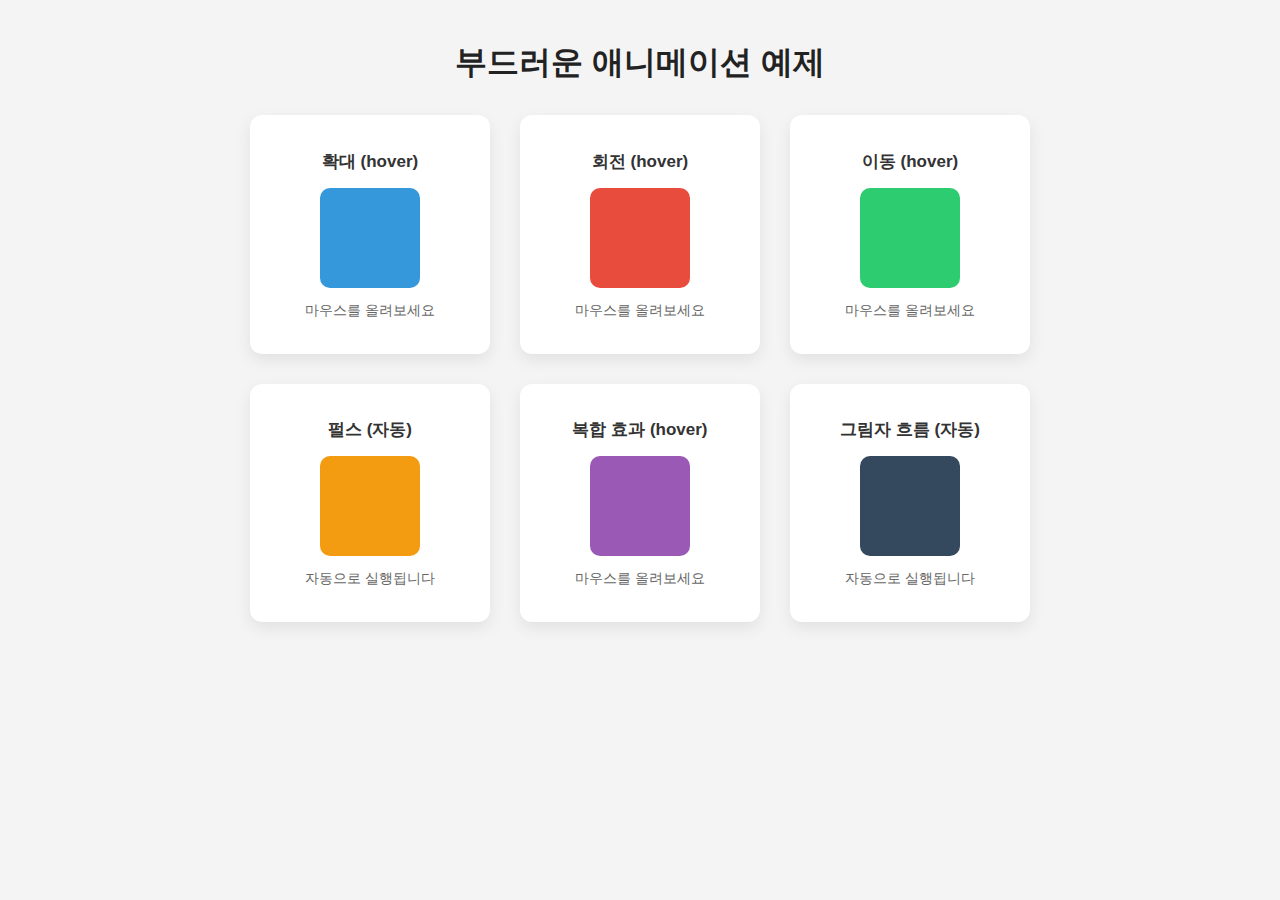
<file: index.html>
<!DOCTYPE html>
<html lang="ko">
<head>
  <meta charset="UTF-8" />
  <meta name="viewport" content="width=device-width, initial-scale=1.0" />
  <title>부드러운 애니메이션 예제</title>
  <style>
body {
    margin: 0;
    padding: 20px;
    background-color: #f4f4f4;
    font-family: 'Segoe UI', sans-serif;
    display: flex;
    flex-direction: column;
    align-items: center;
  }
  
  h1 {
    color: #222;
    margin-bottom: 30px;
  }
  
  .container {
    display: flex;
    flex-wrap: wrap;
    justify-content: center;
    gap: 30px;
    max-width: 1000px;
  }
  
  .example {
    background: #fff;
    border-radius: 12px;
    padding: 20px;
    width: 200px;
    text-align: center;
    box-shadow: 0 6px 16px rgba(0, 0, 0, 0.08);
    transition: box-shadow 0.3s ease;
  }
  
  .example:hover {
    box-shadow: 0 8px 20px rgba(0, 0, 0, 0.15);
  }
  
  h2 {
    font-size: 17px;
    color: #333;
    margin-bottom: 15px;
  }
  
  p {
    font-size: 14px;
    color: #666;
  }
  
  .box {
    width: 100px;
    height: 100px;
    margin: 0 auto 10px;
    border-radius: 10px;
    transition: all 0.4s ease;
  }
  
  /* 각 애니메이션 종류 */
  
  .scale {
    background-color: #3498db;
  }
  .scale:hover {
    transform: scale(1.2);
  }
  
  .rotate {
    background-color: #e74c3c;
  }
  .rotate:hover {
    transform: rotate(45deg);
  }
  
  .move {
    background-color: #2ecc71;
  }
  .move:hover {
    transform: translateY(-20px);
  }
  
  .pulse {
    background-color: #f39c12;
    animation: pulseAnim 2s infinite;
  }
  
  @keyframes pulseAnim {
    0% { transform: scale(1); }
    50% { transform: scale(1.1); }
    100% { transform: scale(1); }
  }
  
  .complex-hover {
    background-color: #9b59b6;
  }
  .complex-hover:hover {
    transform: rotate(45deg) scale(1.2);
    background-color: #8e44ad;
    border-radius: 50%;
  }
  
  .shadow-loop {
    background-color: #34495e;
    animation: shadowFlow 3s infinite alternate;
  }
  
  @keyframes shadowFlow {
    0% {
      transform: translateX(-10px);
      box-shadow: 0 0 10px rgba(0, 0, 0, 0.3);
      background-color: #34495e;
    }
    50% {
      transform: translateX(0px) scale(1.1);
      box-shadow: 0 0 20px rgba(52, 152, 219, 0.6);
      background-color: #3498db;
    }
    100% {
      transform: translateX(10px);
      box-shadow: 0 0 10px rgba(231, 76, 60, 0.6);
      background-color: #e74c3c;
    }
  }
  
</style>
</head>
<body>
  <h1>부드러운 애니메이션 예제</h1>
  <div class="container">
    <div class="example">
      <h2>확대 (hover)</h2>
      <div class="box scale"></div>
      <p>마우스를 올려보세요</p>
    </div>
    <div class="example">
      <h2>회전 (hover)</h2>
      <div class="box rotate"></div>
      <p>마우스를 올려보세요</p>
    </div>
    <div class="example">
      <h2>이동 (hover)</h2>
      <div class="box move"></div>
      <p>마우스를 올려보세요</p>
    </div>
    <div class="example">
      <h2>펄스 (자동)</h2>
      <div class="box pulse"></div>
      <p>자동으로 실행됩니다</p>
    </div>
    <div class="example">
      <h2>복합 효과 (hover)</h2>
      <div class="box complex-hover"></div>
      <p>마우스를 올려보세요</p>
    </div>
    <div class="example">
      <h2>그림자 흐름 (자동)</h2>
      <div class="box shadow-loop"></div>
      <p>자동으로 실행됩니다</p>
    </div>
  </div>
</body>
</html>
</file>
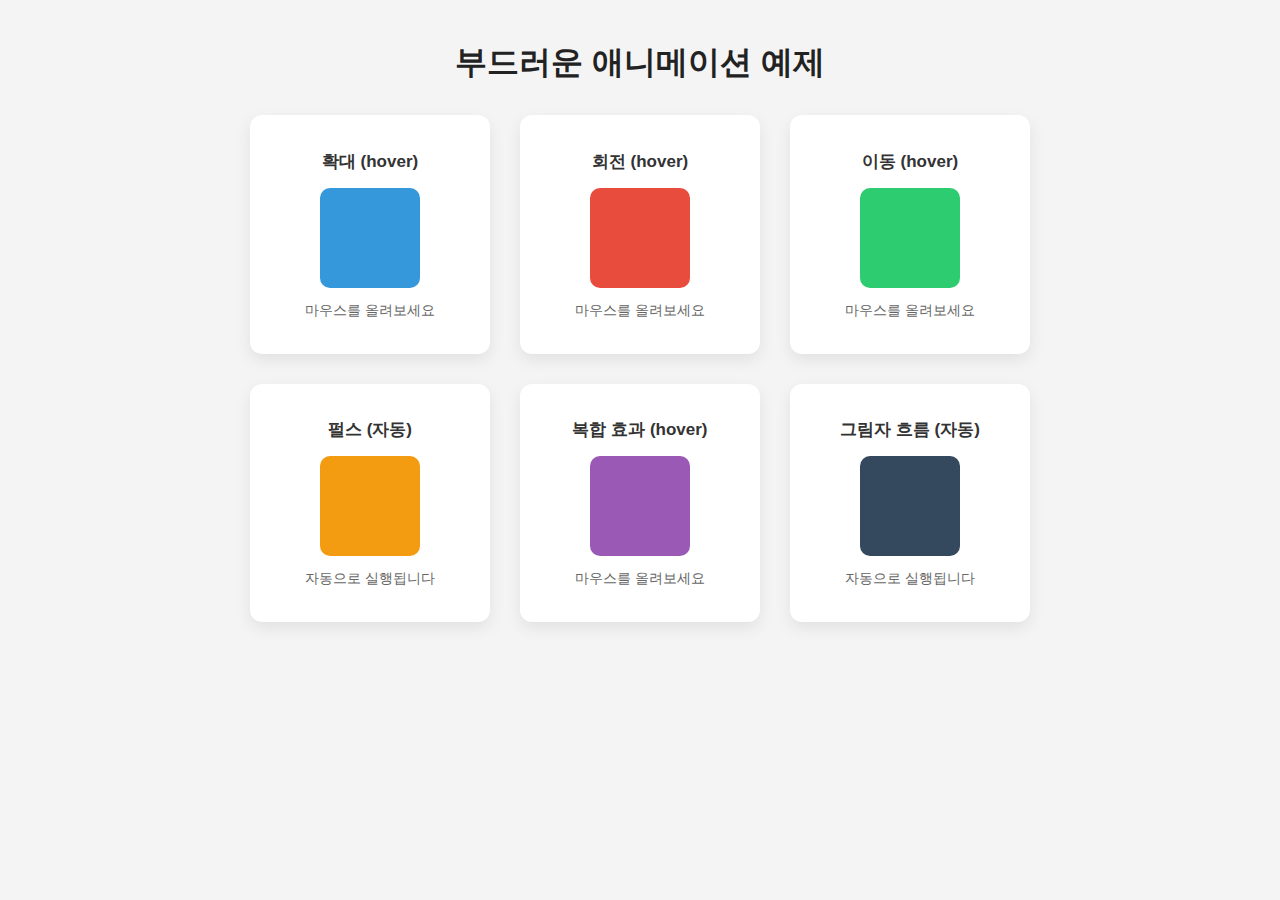
<file: 1.html>
<!DOCTYPE html>
<html lang="ko">
<head>
  <meta charset="UTF-8" />
  <meta name="viewport" content="width=device-width, initial-scale=1.0" />
  <title>부드러운 애니메이션 예제</title>
  <link rel="stylesheet" href="style.css" />
</head>
<body>
  <h1>부드러운 애니메이션 예제</h1>
  <div class="container">
    <div class="example">
      <h2>확대 (hover)</h2>
      <div class="box scale"></div>
      <p>마우스를 올려보세요</p>
    </div>
    <div class="example">
      <h2>회전 (hover)</h2>
      <div class="box rotate"></div>
      <p>마우스를 올려보세요</p>
    </div>
    <div class="example">
      <h2>이동 (hover)</h2>
      <div class="box move"></div>
      <p>마우스를 올려보세요</p>
    </div>
    <div class="example">
      <h2>펄스 (자동)</h2>
      <div class="box pulse"></div>
      <p>자동으로 실행됩니다</p>
    </div>
    <div class="example">
      <h2>복합 효과 (hover)</h2>
      <div class="box complex-hover"></div>
      <p>마우스를 올려보세요</p>
    </div>
    <div class="example">
      <h2>그림자 흐름 (자동)</h2>
      <div class="box shadow-loop"></div>
      <p>자동으로 실행됩니다</p>
    </div>
  </div>
</body>
</html>
</file>
<file: style.css>
body {
    margin: 0;
    padding: 20px;
    background-color: #f4f4f4;
    font-family: 'Segoe UI', sans-serif;
    display: flex;
    flex-direction: column;
    align-items: center;
  }
  
  h1 {
    color: #222;
    margin-bottom: 30px;
  }
  
  .container {
    display: flex;
    flex-wrap: wrap;
    justify-content: center;
    gap: 30px;
    max-width: 1000px;
  }
  
  .example {
    background: #fff;
    border-radius: 12px;
    padding: 20px;
    width: 200px;
    text-align: center;
    box-shadow: 0 6px 16px rgba(0, 0, 0, 0.08);
    transition: box-shadow 0.3s ease;
  }
  
  .example:hover {
    box-shadow: 0 8px 20px rgba(0, 0, 0, 0.15);
  }
  
  h2 {
    font-size: 17px;
    color: #333;
    margin-bottom: 15px;
  }
  
  p {
    font-size: 14px;
    color: #666;
  }
  
  .box {
    width: 100px;
    height: 100px;
    margin: 0 auto 10px;
    border-radius: 10px;
    transition: all 0.4s ease;
  }
  
  /* 각 애니메이션 종류 */
  
  .scale {
    background-color: #3498db;
  }
  .scale:hover {
    transform: scale(1.2);
  }
  
  .rotate {
    background-color: #e74c3c;
  }
  .rotate:hover {
    transform: rotate(45deg);
  }
  
  .move {
    background-color: #2ecc71;
  }
  .move:hover {
    transform: translateY(-20px);
  }
  
  .pulse {
    background-color: #f39c12;
    animation: pulseAnim 2s infinite;
  }
  
  @keyframes pulseAnim {
    0% { transform: scale(1); }
    50% { transform: scale(1.1); }
    100% { transform: scale(1); }
  }
  
  .complex-hover {
    background-color: #9b59b6;
  }
  .complex-hover:hover {
    transform: rotate(45deg) scale(1.2);
    background-color: #8e44ad;
    border-radius: 50%;
  }
  
  .shadow-loop {
    background-color: #34495e;
    animation: shadowFlow 3s infinite alternate;
  }
  
  @keyframes shadowFlow {
    0% {
      transform: translateX(-10px);
      box-shadow: 0 0 10px rgba(0, 0, 0, 0.3);
      background-color: #34495e;
    }
    50% {
      transform: translateX(0px) scale(1.1);
      box-shadow: 0 0 20px rgba(52, 152, 219, 0.6);
      background-color: #3498db;
    }
    100% {
      transform: translateX(10px);
      box-shadow: 0 0 10px rgba(231, 76, 60, 0.6);
      background-color: #e74c3c;
    }
  }
</file>
